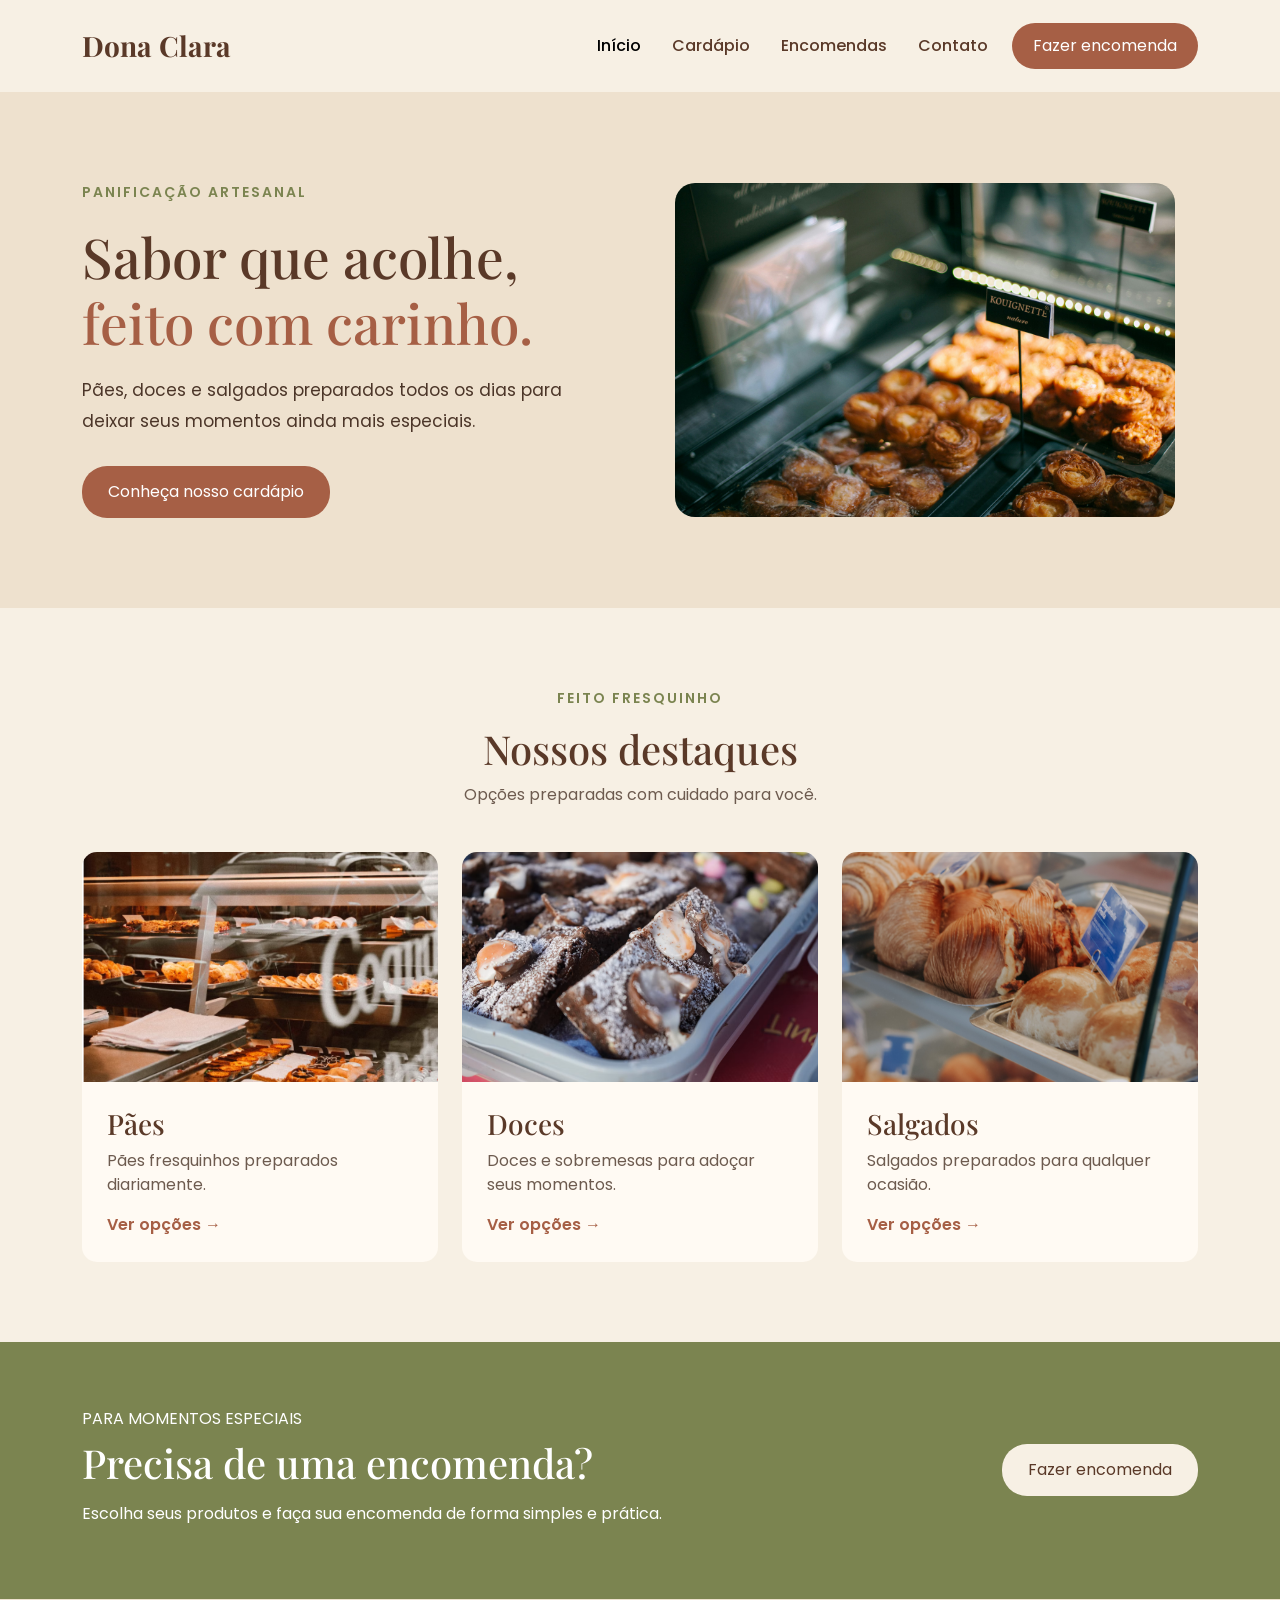
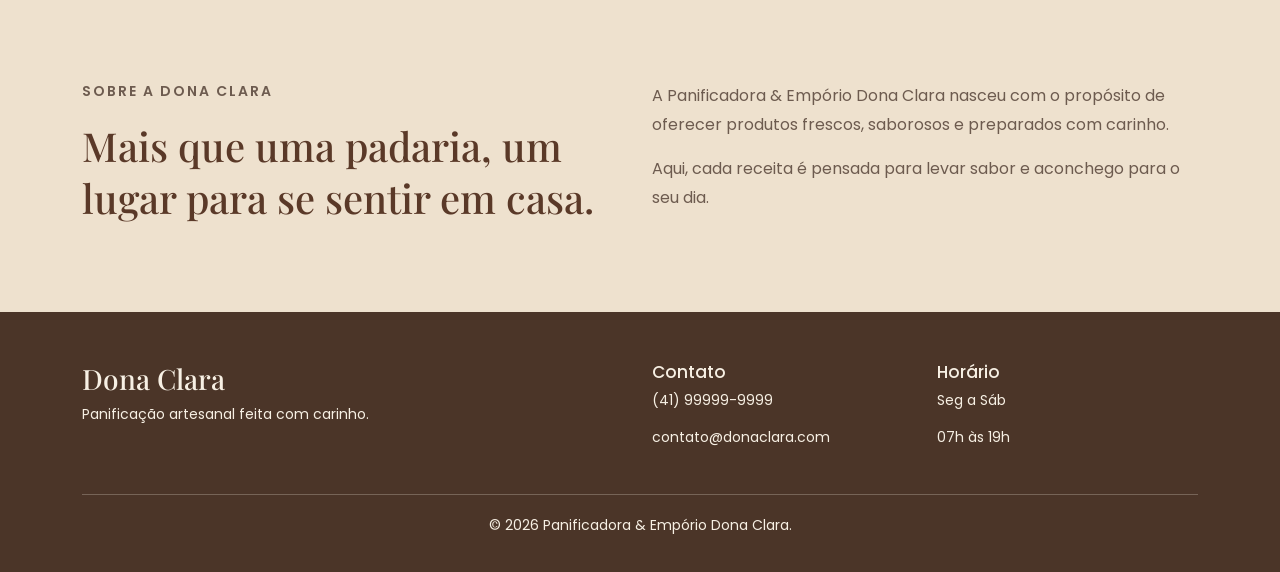
<file: index.html>
<!DOCTYPE html>
<html lang="pt-br">

<head>
    <meta charset="UTF-8">
    <meta name="viewport" content="width=device-width, initial-scale=1.0">

    <title>Panificadora & Empório Dona Clara</title>

    <!-- Bootstrap -->
    <link href="https://cdn.jsdelivr.net/npm/bootstrap@5.3.8/dist/css/bootstrap.min.css" rel="stylesheet">

    <!-- Google Fonts -->
    <link rel="preconnect" href="https://fonts.googleapis.com">
    <link rel="preconnect" href="https://fonts.gstatic.com" crossorigin>

    <link href="https://fonts.googleapis.com/css2?family=Playfair+Display:wght@500;600;700&family=Poppins:wght@300;400;500;600&display=swap" rel="stylesheet">

    <!-- CSS próprio -->
    <link rel="stylesheet" href="css/style.css">
</head>

<body>

    <!-- MENU -->
    <header>
        <nav class="navbar navbar-expand-lg navbar-light">
            <div class="container">

                <a class="navbar-brand" href="index.html">
                    Dona Clara
                </a>

                <button class="navbar-toggler" type="button" data-bs-toggle="collapse"
                    data-bs-target="#menuPrincipal">
                    <span class="navbar-toggler-icon"></span>
                </button>

                <div class="collapse navbar-collapse" id="menuPrincipal">

                    <ul class="navbar-nav ms-auto">

                        <li class="nav-item">
                            <a class="nav-link active" href="index.html">Início</a>
                        </li>

                        <li class="nav-item">
                            <a class="nav-link" href="cardapio.html">Cardápio</a>
                        </li>

                        <li class="nav-item">
                            <a class="nav-link" href="encomendas.html">Encomendas</a>
                        </li>

                        <li class="nav-item">
                            <a class="nav-link" href="contato.html">Contato</a>
                        </li>

                    </ul>

                    <a href="encomendas.html" class="btn btn-encomenda ms-lg-3">
                        Fazer encomenda
                    </a>

                </div>
            </div>
        </nav>
    </header>


    <!-- BANNER PRINCIPAL -->
    <main>

        <section class="hero">

            <div class="container">

                <div class="row align-items-center">

                    <div class="col-lg-6">

                        <p class="hero-subtitulo">
                            PANIFICAÇÃO ARTESANAL
                        </p>

                        <h1>
                            Sabor que acolhe,
                            <span>feito com carinho.</span>
                        </h1>

                        <p class="hero-texto">
                            Pães, doces e salgados preparados todos os dias
                            para deixar seus momentos ainda mais especiais.
                        </p>

                        <a href="cardapio.html" class="btn btn-principal">
                            Conheça nosso cardápio
                        </a>

                    </div>

                    <div class="col-lg-6 text-center">

                        <div class="hero-imagem">
                            <img src="img/pao.jpg"
                                alt="Pães artesanais da Panificadora Dona Clara">
                        </div>

                    </div>

                </div>

            </div>

        </section>


        <!-- DESTAQUES -->
        <section class="destaques">

            <div class="container">

                <div class="text-center titulo-secao">

                    <p>FEITO FRESQUINHO</p>

                    <h2>
                        Nossos destaques
                    </h2>

                    <span>
                        Opções preparadas com cuidado para você.
                    </span>

                </div>


                <div class="row g-4">

                    <div class="col-md-4">

                        <div class="card produto-card">

                            <img src="img/paes.jpg"
                                class="card-img-top"
                                alt="Pães artesanais">

                            <div class="card-body">

                                <h3>Pães</h3>

                                <p>
                                    Pães fresquinhos preparados
                                    diariamente.
                                </p>

                                <a href="cardapio.html">
                                    Ver opções →
                                </a>

                            </div>

                        </div>

                    </div>


                    <div class="col-md-4">

                        <div class="card produto-card">

                            <img src="img/doces.jpg"
                                class="card-img-top"
                                alt="Doces artesanais">

                            <div class="card-body">

                                <h3>Doces</h3>

                                <p>
                                    Doces e sobremesas para
                                    adoçar seus momentos.
                                </p>

                                <a href="cardapio.html">
                                    Ver opções →
                                </a>

                            </div>

                        </div>

                    </div>


                    <div class="col-md-4">

                        <div class="card produto-card">

                            <img src="img/salgados.jpg"
                                class="card-img-top"
                                alt="Salgados artesanais">

                            <div class="card-body">

                                <h3>Salgados</h3>

                                <p>
                                    Salgados preparados para
                                    qualquer ocasião.
                                </p>

                                <a href="cardapio.html">
                                    Ver opções →
                                </a>

                            </div>

                        </div>

                    </div>

                </div>

            </div>

        </section>


        <!-- ENCOMENDAS -->
        <section class="encomendas">

            <div class="container">

                <div class="row align-items-center">

                    <div class="col-lg-8">

                        <p>PARA MOMENTOS ESPECIAIS</p>

                        <h2>
                            Precisa de uma encomenda?
                        </h2>

                        <p>
                            Escolha seus produtos e faça sua encomenda
                            de forma simples e prática.
                        </p>

                    </div>

                    <div class="col-lg-4 text-lg-end">

                        <a href="encomendas.html" class="btn btn-claro">
                            Fazer encomenda
                        </a>

                    </div>

                </div>

            </div>

        </section>


        <!-- SOBRE -->
        <section class="sobre">

            <div class="container">

                <div class="row align-items-center">

                    <div class="col-lg-6">

                        <p class="sobre-subtitulo">
                            SOBRE A DONA CLARA
                        </p>

                        <h2>
                            Mais que uma padaria,
                            um lugar para se sentir em casa.
                        </h2>

                    </div>

                    <div class="col-lg-6">

                        <p>
                            A Panificadora & Empório Dona Clara nasceu
                            com o propósito de oferecer produtos frescos,
                            saborosos e preparados com carinho.
                        </p>

                        <p>
                            Aqui, cada receita é pensada para levar
                            sabor e aconchego para o seu dia.
                        </p>

                    </div>

                </div>

            </div>

        </section>

    </main>


    <!-- RODAPÉ -->
    <footer>

        <div class="container">

            <div class="row">

                <div class="col-md-6">

                    <h3>Dona Clara</h3>

                    <p>
                        Panificação artesanal feita com carinho.
                    </p>

                </div>

                <div class="col-md-3">

                    <h4>Contato</h4>

                    <p>(41) 99999-9999</p>
                    <p>contato@donaclara.com</p>

                </div>

                <div class="col-md-3">

                    <h4>Horário</h4>

                    <p>Seg a Sáb</p>
                    <p>07h às 19h</p>

                </div>

            </div>

            <hr>

            <p class="copyright">
                © 2026 Panificadora & Empório Dona Clara.
            </p>

        </div>

    </footer>


    <!-- Bootstrap JavaScript -->
    <script src="https://cdn.jsdelivr.net/npm/bootstrap@5.3.8/dist/js/bootstrap.bundle.min.js"></script>

</body>

</html>
</file>
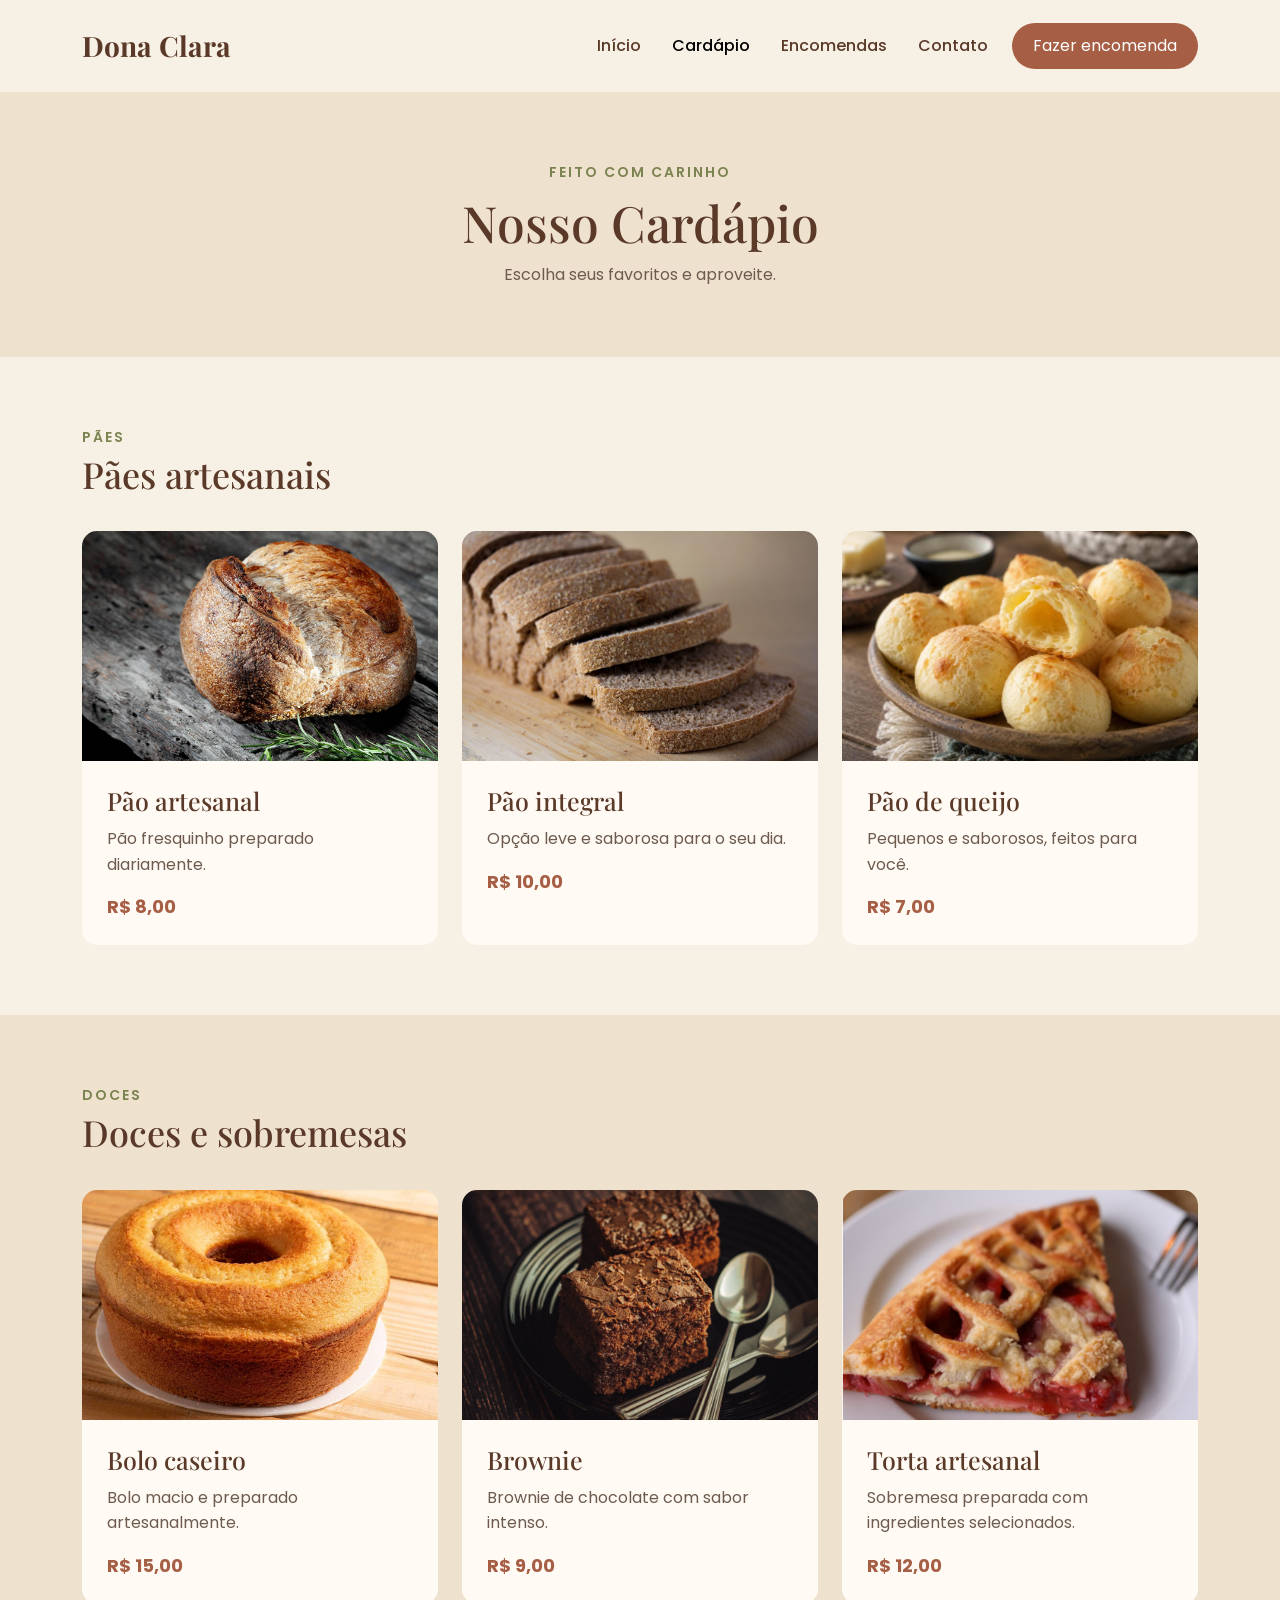
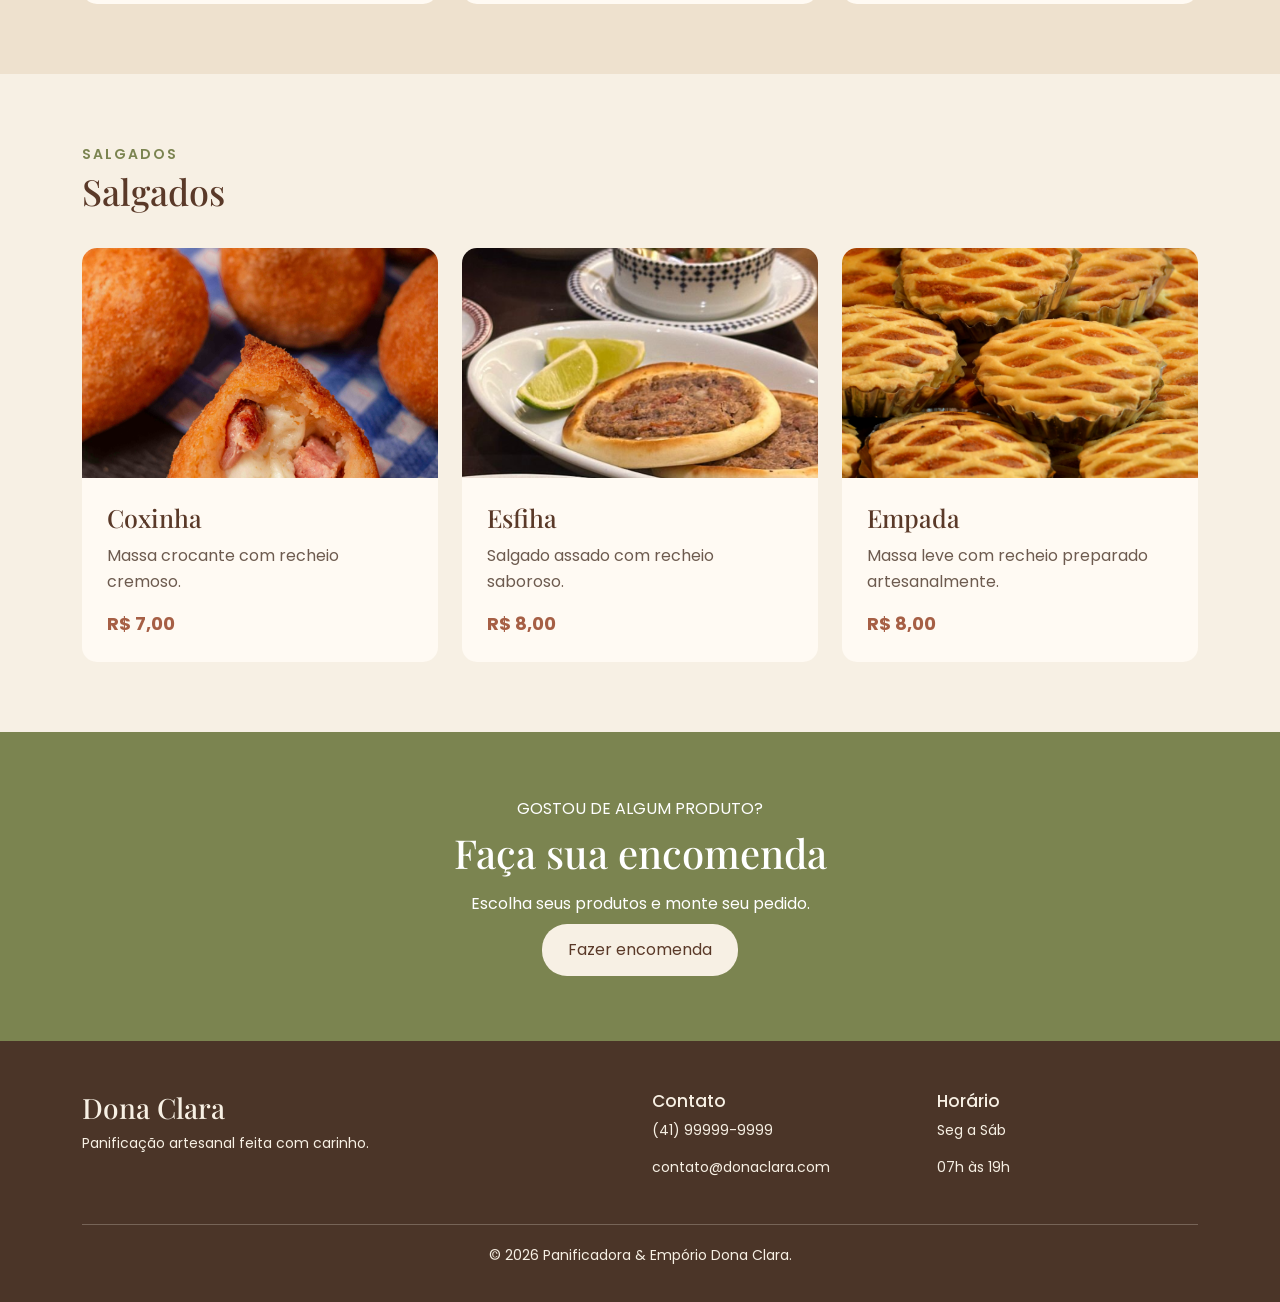
<file: cardapio.html>
<!DOCTYPE html>
<html lang="pt-br">

<head>
    <meta charset="UTF-8">
    <meta name="viewport" content="width=device-width, initial-scale=1.0">

    <title>Cardápio | Dona Clara</title>

    <!-- Bootstrap -->
    <link href="https://cdn.jsdelivr.net/npm/bootstrap@5.3.8/dist/css/bootstrap.min.css" rel="stylesheet">

    <!-- Google Fonts -->
    <link rel="preconnect" href="https://fonts.googleapis.com">
    <link rel="preconnect" href="https://fonts.gstatic.com" crossorigin>

    <link href="https://fonts.googleapis.com/css2?family=Playfair+Display:wght@500;600;700&family=Poppins:wght@300;400;500;600&display=swap" rel="stylesheet">

    <!-- CSS -->
    <link rel="stylesheet" href="css/style.css">
</head>

<body>

    <!-- MENU -->
    <header>

        <nav class="navbar navbar-expand-lg navbar-light">

            <div class="container">

                <a class="navbar-brand" href="index.html">
                    Dona Clara
                </a>

                <button class="navbar-toggler" type="button"
                    data-bs-toggle="collapse"
                    data-bs-target="#menuPrincipal">

                    <span class="navbar-toggler-icon"></span>

                </button>

                <div class="collapse navbar-collapse" id="menuPrincipal">

                    <ul class="navbar-nav ms-auto">

                        <li class="nav-item">
                            <a class="nav-link" href="index.html">
                                Início
                            </a>
                        </li>

                        <li class="nav-item">
                            <a class="nav-link active" href="cardapio.html">
                                Cardápio
                            </a>
                        </li>

                        <li class="nav-item">
                            <a class="nav-link" href="encomendas.html">
                                Encomendas
                            </a>
                        </li>

                        <li class="nav-item">
                            <a class="nav-link" href="contato.html">
                                Contato
                            </a>
                        </li>

                    </ul>

                    <a href="encomendas.html"
                        class="btn btn-encomenda ms-lg-3">

                        Fazer encomenda

                    </a>

                </div>

            </div>

        </nav>

    </header>


    <!-- CABEÇALHO DO CARDÁPIO -->

    <main>

        <section class="cabecalho-cardapio">

            <div class="container text-center">

                <p>FEITO COM CARINHO</p>

                <h1>
                    Nosso Cardápio
                </h1>

                <span>
                    Escolha seus favoritos e aproveite.
                </span>

            </div>

        </section>


        <!-- PÃES -->

        <section class="produtos">

            <div class="container">

                <div class="titulo-produtos">

                    <p>PÃES</p>

                    <h2>
                        Pães artesanais
                    </h2>

                </div>


                <div class="row g-4">

                    <div class="col-md-4">

                        <div class="produto">

                            <img src="img/pao-artesanal.jpg" alt="Pães artesanais">

                            <div class="produto-info">

                                <h3>
                                    Pão artesanal
                                </h3>

                                <p>
                                    Pão fresquinho preparado
                                    diariamente.
                                </p>

                                <strong>
                                    R$ 8,00
                                </strong>

                            </div>

                        </div>

                    </div>


                    <div class="col-md-4">

                        <div class="produto">

                            <img src="img/pao-integral.jpg" alt="Pão integral">

                            <div class="produto-info">

                                <h3>
                                    Pão integral
                                </h3>

                                <p>
                                    Opção leve e saborosa
                                    para o seu dia.
                                </p>

                                <strong>
                                    R$ 10,00
                                </strong>

                            </div>

                        </div>

                    </div>


                    <div class="col-md-4">

                        <div class="produto">

                            <img src="img/pao-queijo.jpg" alt="Pão de queijo">

                            <div class="produto-info">

                                <h3>
                                    Pão de queijo
                                </h3>

                                <p>
                                    Pequenos e saborosos,
                                    feitos para você.
                                </p>

                                <strong>
                                    R$ 7,00
                                </strong>

                            </div>

                        </div>

                    </div>

                </div>

            </div>

        </section>


        <!-- DOCES -->

        <section class="produtos produtos-alternativo">

            <div class="container">

                <div class="titulo-produtos">

                    <p>DOCES</p>

                    <h2>
                        Doces e sobremesas
                    </h2>

                </div>


                <div class="row g-4">

                    <div class="col-md-4">

                        <div class="produto">

                            <img src="img/bolo-caseiro.jpg" alt="Bolo caseiro">

                            <div class="produto-info">

                                <h3>
                                    Bolo caseiro
                                </h3>

                                <p>
                                    Bolo macio e preparado
                                    artesanalmente.
                                </p>

                                <strong>
                                    R$ 15,00
                                </strong>

                            </div>

                        </div>

                    </div>


                    <div class="col-md-4">

                        <div class="produto">

                            <img src="img/brownie.jpg" alt="Brownie">

                            <div class="produto-info">

                                <h3>
                                    Brownie
                                </h3>

                                <p>
                                    Brownie de chocolate
                                    com sabor intenso.
                                </p>

                                <strong>
                                    R$ 9,00
                                </strong>

                            </div>

                        </div>

                    </div>


                    <div class="col-md-4">

                        <div class="produto">

                            <img src="img/torta.jpg" alt="Torta">

                            <div class="produto-info">

                                <h3>
                                    Torta artesanal
                                </h3>

                                <p>
                                    Sobremesa preparada
                                    com ingredientes selecionados.
                                </p>

                                <strong>
                                    R$ 12,00
                                </strong>

                            </div>

                        </div>

                    </div>

                </div>

            </div>

        </section>


        <!-- SALGADOS -->

        <section class="produtos">

            <div class="container">

                <div class="titulo-produtos">

                    <p>SALGADOS</p>

                    <h2>
                        Salgados
                    </h2>

                </div>


                <div class="row g-4">

                    <div class="col-md-4">

                        <div class="produto">

                           <img src="img/coxinha.jpg" alt="Coxinha">

                            <div class="produto-info">

                                <h3>
                                    Coxinha
                                </h3>

                                <p>
                                    Massa crocante com recheio
                                    cremoso.
                                </p>

                                <strong>
                                    R$ 7,00
                                </strong>

                            </div>

                        </div>

                    </div>


                    <div class="col-md-4">

                        <div class="produto">

                            <img src="img/esfiha.jpg" alt="Esfiha">

                            <div class="produto-info">

                                <h3>
                                    Esfiha
                                </h3>

                                <p>
                                    Salgado assado com
                                    recheio saboroso.
                                </p>

                                <strong>
                                    R$ 8,00
                                </strong>

                            </div>

                        </div>

                    </div>


                    <div class="col-md-4">

                        <div class="produto">

                            <img src="img/empada.jpg" alt="Empada">

                            <div class="produto-info">

                                <h3>
                                    Empada
                                </h3>

                                <p>
                                    Massa leve com recheio
                                    preparado artesanalmente.
                                </p>

                                <strong>
                                    R$ 8,00
                                </strong>

                            </div>

                        </div>

                    </div>

                </div>

            </div>

        </section>


        <!-- CHAMADA PARA ENCOMENDA -->

        <section class="encomendas">

            <div class="container text-center">

                <p>
                    GOSTOU DE ALGUM PRODUTO?
                </p>

                <h2>
                    Faça sua encomenda
                </h2>

                <p>
                    Escolha seus produtos e monte seu pedido.
                </p>

                <a href="encomendas.html"
                    class="btn btn-claro">

                    Fazer encomenda

                </a>

            </div>

        </section>

    </main>


    <!-- RODAPÉ -->

    <footer>

        <div class="container">

            <div class="row">

                <div class="col-md-6">

                    <h3>
                        Dona Clara
                    </h3>

                    <p>
                        Panificação artesanal feita com carinho.
                    </p>

                </div>


                <div class="col-md-3">

                    <h4>
                        Contato
                    </h4>

                    <p>
                        (41) 99999-9999
                    </p>

                    <p>
                        contato@donaclara.com
                    </p>

                </div>


                <div class="col-md-3">

                    <h4>
                        Horário
                    </h4>

                    <p>
                        Seg a Sáb
                    </p>

                    <p>
                        07h às 19h
                    </p>

                </div>

            </div>

            <hr>

            <p class="copyright">
                © 2026 Panificadora & Empório Dona Clara.
            </p>

        </div>

    </footer>


    <!-- Bootstrap JavaScript -->

    <script src="https://cdn.jsdelivr.net/npm/bootstrap@5.3.8/dist/js/bootstrap.bundle.min.js"></script>

</body>

</html>
</file>
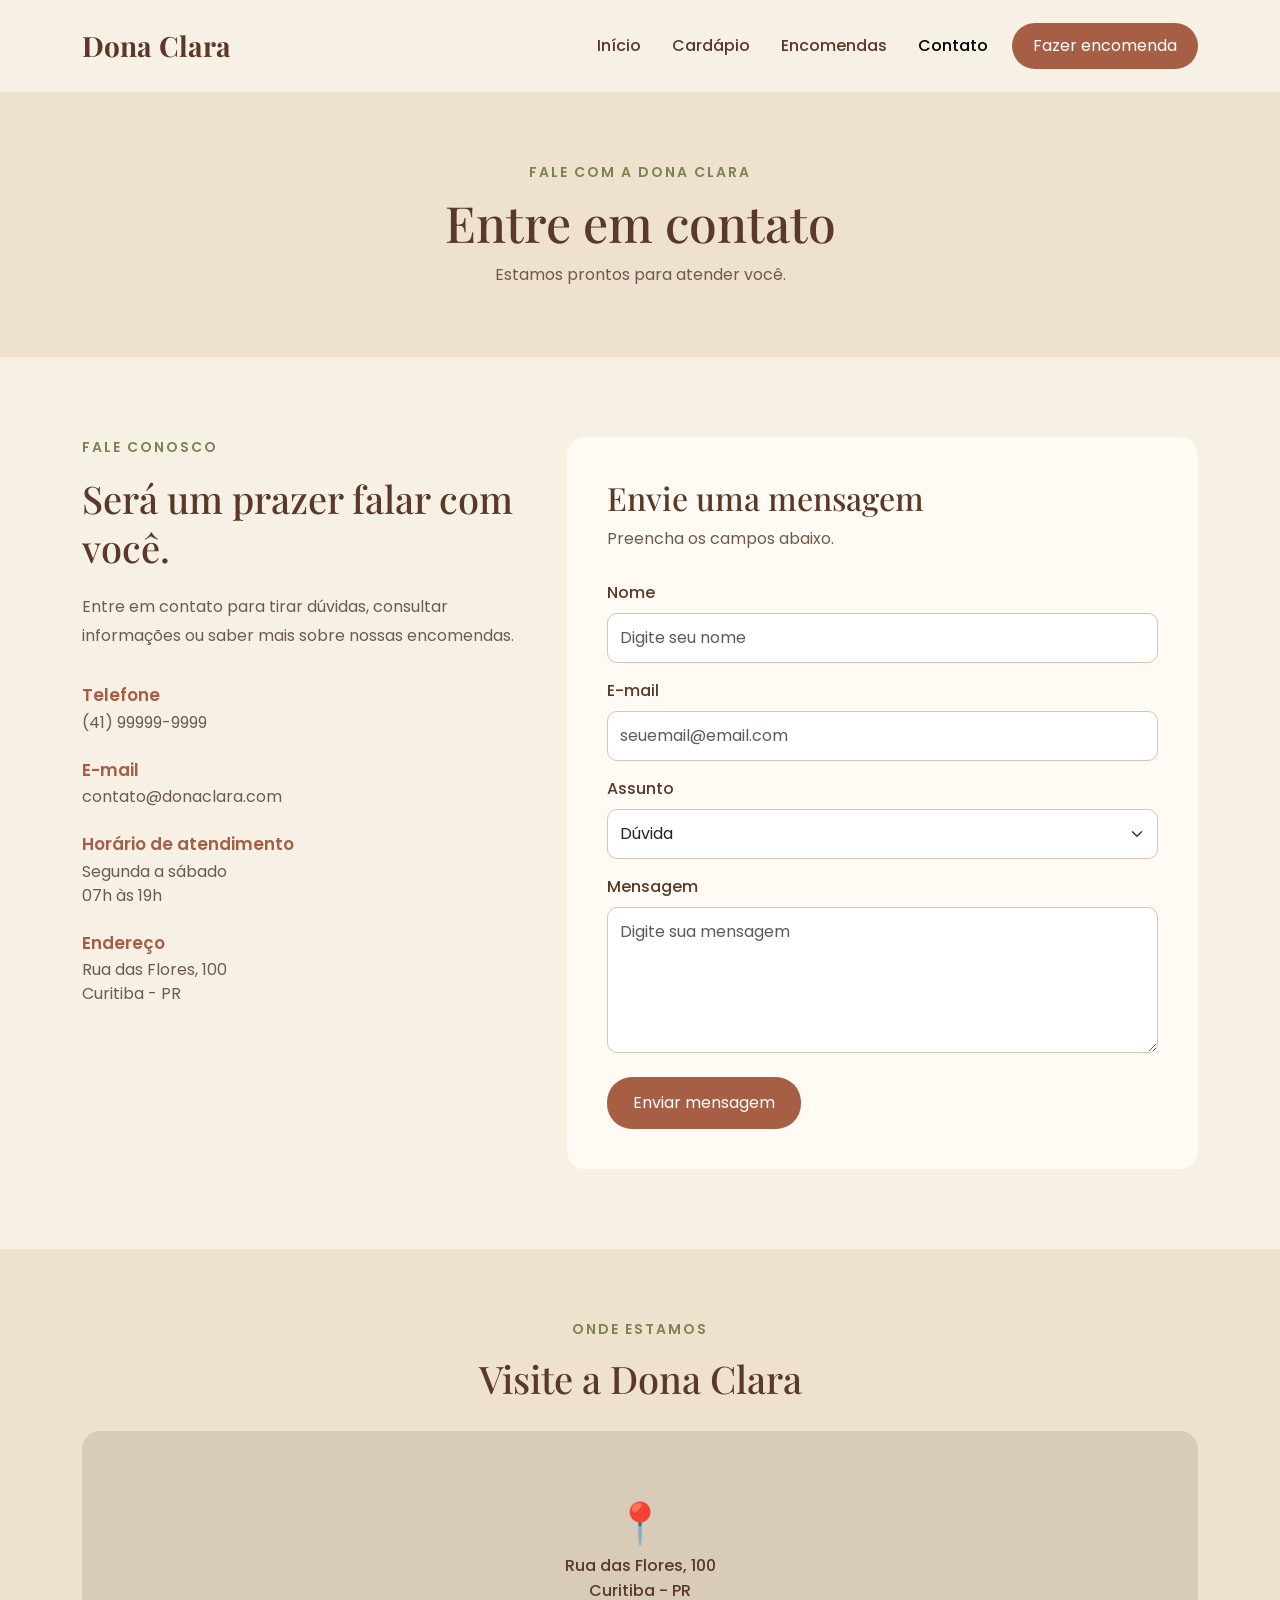
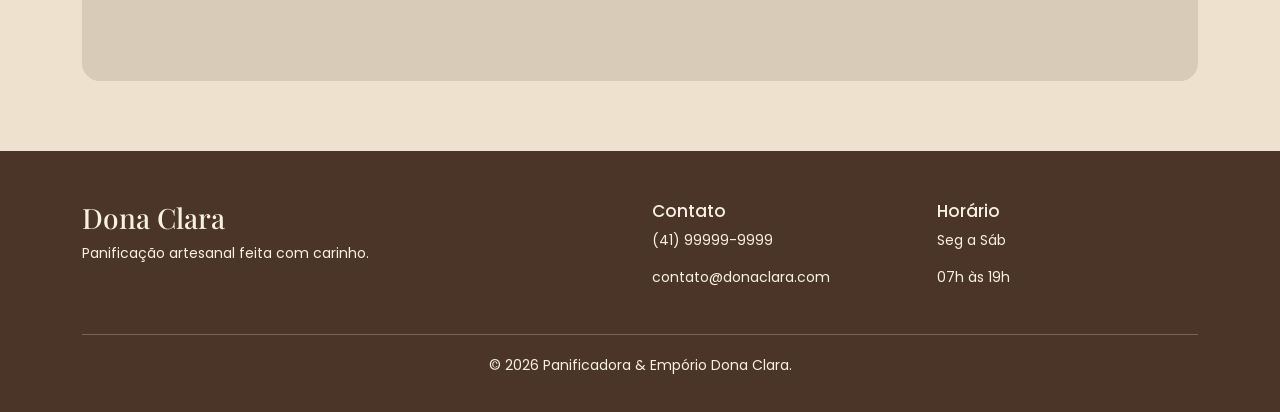
<file: contato.html>
<!DOCTYPE html>
<html lang="pt-br">

<head>
    <meta charset="UTF-8">
    <meta name="viewport" content="width=device-width, initial-scale=1.0">

    <title>Contato | Dona Clara</title>

    <!-- Bootstrap -->
    <link href="https://cdn.jsdelivr.net/npm/bootstrap@5.3.8/dist/css/bootstrap.min.css" rel="stylesheet">

    <!-- Google Fonts -->
    <link rel="preconnect" href="https://fonts.googleapis.com">
    <link rel="preconnect" href="https://fonts.gstatic.com" crossorigin>

    <link href="https://fonts.googleapis.com/css2?family=Playfair+Display:wght@500;600;700&family=Poppins:wght@300;400;500;600&display=swap" rel="stylesheet">

    <!-- CSS -->
    <link rel="stylesheet" href="css/style.css">
</head>

<body>

    <!-- MENU -->

    <header>

        <nav class="navbar navbar-expand-lg navbar-light">

            <div class="container">

                <a class="navbar-brand" href="index.html">
                    Dona Clara
                </a>

                <button class="navbar-toggler" type="button"
                    data-bs-toggle="collapse"
                    data-bs-target="#menuPrincipal">

                    <span class="navbar-toggler-icon"></span>

                </button>

                <div class="collapse navbar-collapse" id="menuPrincipal">

                    <ul class="navbar-nav ms-auto">

                        <li class="nav-item">
                            <a class="nav-link" href="index.html">
                                Início
                            </a>
                        </li>

                        <li class="nav-item">
                            <a class="nav-link" href="cardapio.html">
                                Cardápio
                            </a>
                        </li>

                        <li class="nav-item">
                            <a class="nav-link" href="encomendas.html">
                                Encomendas
                            </a>
                        </li>

                        <li class="nav-item">
                            <a class="nav-link active" href="contato.html">
                                Contato
                            </a>
                        </li>

                    </ul>

                    <a href="encomendas.html"
                        class="btn btn-encomenda ms-lg-3">

                        Fazer encomenda

                    </a>

                </div>

            </div>

        </nav>

    </header>


    <!-- CONTEÚDO -->

    <main>

        <!-- CABEÇALHO -->

        <section class="cabecalho-contato">

            <div class="container text-center">

                <p>FALE COM A DONA CLARA</p>

                <h1>
                    Entre em contato
                </h1>

                <span>
                    Estamos prontos para atender você.
                </span>

            </div>

        </section>


        <!-- INFORMAÇÕES -->

        <section class="contato-conteudo">

            <div class="container">

                <div class="row g-5 align-items-start">

                    <!-- INFORMAÇÕES -->

                    <div class="col-lg-5">

                        <p class="contato-subtitulo">
                            FALE CONOSCO
                        </p>

                        <h2>
                            Será um prazer falar com você.
                        </h2>

                        <p class="contato-texto">
                            Entre em contato para tirar dúvidas,
                            consultar informações ou saber mais
                            sobre nossas encomendas.
                        </p>


                        <div class="informacao">

                            <h3>
                                Telefone
                            </h3>

                            <p>
                                (41) 99999-9999
                            </p>

                        </div>


                        <div class="informacao">

                            <h3>
                                E-mail
                            </h3>

                            <p>
                                contato@donaclara.com
                            </p>

                        </div>


                        <div class="informacao">

                            <h3>
                                Horário de atendimento
                            </h3>

                            <p>
                                Segunda a sábado
                                <br>
                                07h às 19h
                            </p>

                        </div>


                        <div class="informacao">

                            <h3>
                                Endereço
                            </h3>

                            <p>
                                Rua das Flores, 100
                                <br>
                                Curitiba - PR
                            </p>

                        </div>

                    </div>


                    <!-- FORMULÁRIO -->

                    <div class="col-lg-7">

                        <div class="contato-formulario">

                            <h2>
                                Envie uma mensagem
                            </h2>

                            <p>
                                Preencha os campos abaixo.
                            </p>


                            <form>

                                <div class="mb-3">

                                    <label for="nomeContato"
                                        class="form-label">

                                        Nome

                                    </label>

                                    <input type="text"
                                        class="form-control"
                                        id="nomeContato"
                                        placeholder="Digite seu nome"
                                        required>

                                </div>


                                <div class="mb-3">

                                    <label for="emailContato"
                                        class="form-label">

                                        E-mail

                                    </label>

                                    <input type="email"
                                        class="form-control"
                                        id="emailContato"
                                        placeholder="seuemail@email.com"
                                        required>

                                </div>


                                <div class="mb-3">

                                    <label for="assunto"
                                        class="form-label">

                                        Assunto

                                    </label>

                                    <select class="form-select"
                                        id="assunto">

                                        <option>
                                            Dúvida
                                        </option>

                                        <option>
                                            Encomenda
                                        </option>

                                        <option>
                                            Sugestão
                                        </option>

                                        <option>
                                            Outro
                                        </option>

                                    </select>

                                </div>


                                <div class="mb-4">

                                    <label for="mensagem"
                                        class="form-label">

                                        Mensagem

                                    </label>

                                    <textarea
                                        class="form-control"
                                        id="mensagem"
                                        rows="5"
                                        placeholder="Digite sua mensagem"
                                        required></textarea>

                                </div>


                                <button type="submit"
                                    class="btn btn-principal">

                                    Enviar mensagem

                                </button>

                            </form>

                        </div>

                    </div>

                </div>

            </div>

        </section>


        <!-- LOCALIZAÇÃO -->

        <section class="localizacao">

            <div class="container text-center">

                <p>
                    ONDE ESTAMOS
                </p>

                <h2>
                    Visite a Dona Clara
                </h2>

                <div class="mapa">

                    <div>

                        <span>
                            📍
                        </span>

                        <p>
                            Rua das Flores, 100
                            <br>
                            Curitiba - PR
                        </p>

                    </div>

                </div>

            </div>

        </section>

    </main>


    <!-- RODAPÉ -->

    <footer>

        <div class="container">

            <div class="row">

                <div class="col-md-6">

                    <h3>
                        Dona Clara
                    </h3>

                    <p>
                        Panificação artesanal feita com carinho.
                    </p>

                </div>


                <div class="col-md-3">

                    <h4>
                        Contato
                    </h4>

                    <p>
                        (41) 99999-9999
                    </p>

                    <p>
                        contato@donaclara.com
                    </p>

                </div>


                <div class="col-md-3">

                    <h4>
                        Horário
                    </h4>

                    <p>
                        Seg a Sáb
                    </p>

                    <p>
                        07h às 19h
                    </p>

                </div>

            </div>

            <hr>

            <p class="copyright">
                © 2026 Panificadora & Empório Dona Clara.
            </p>

        </div>

    </footer>


    <!-- Bootstrap JavaScript -->

    <script src="https://cdn.jsdelivr.net/npm/bootstrap@5.3.8/dist/js/bootstrap.bundle.min.js"></script>

</body>

</html>
</file>
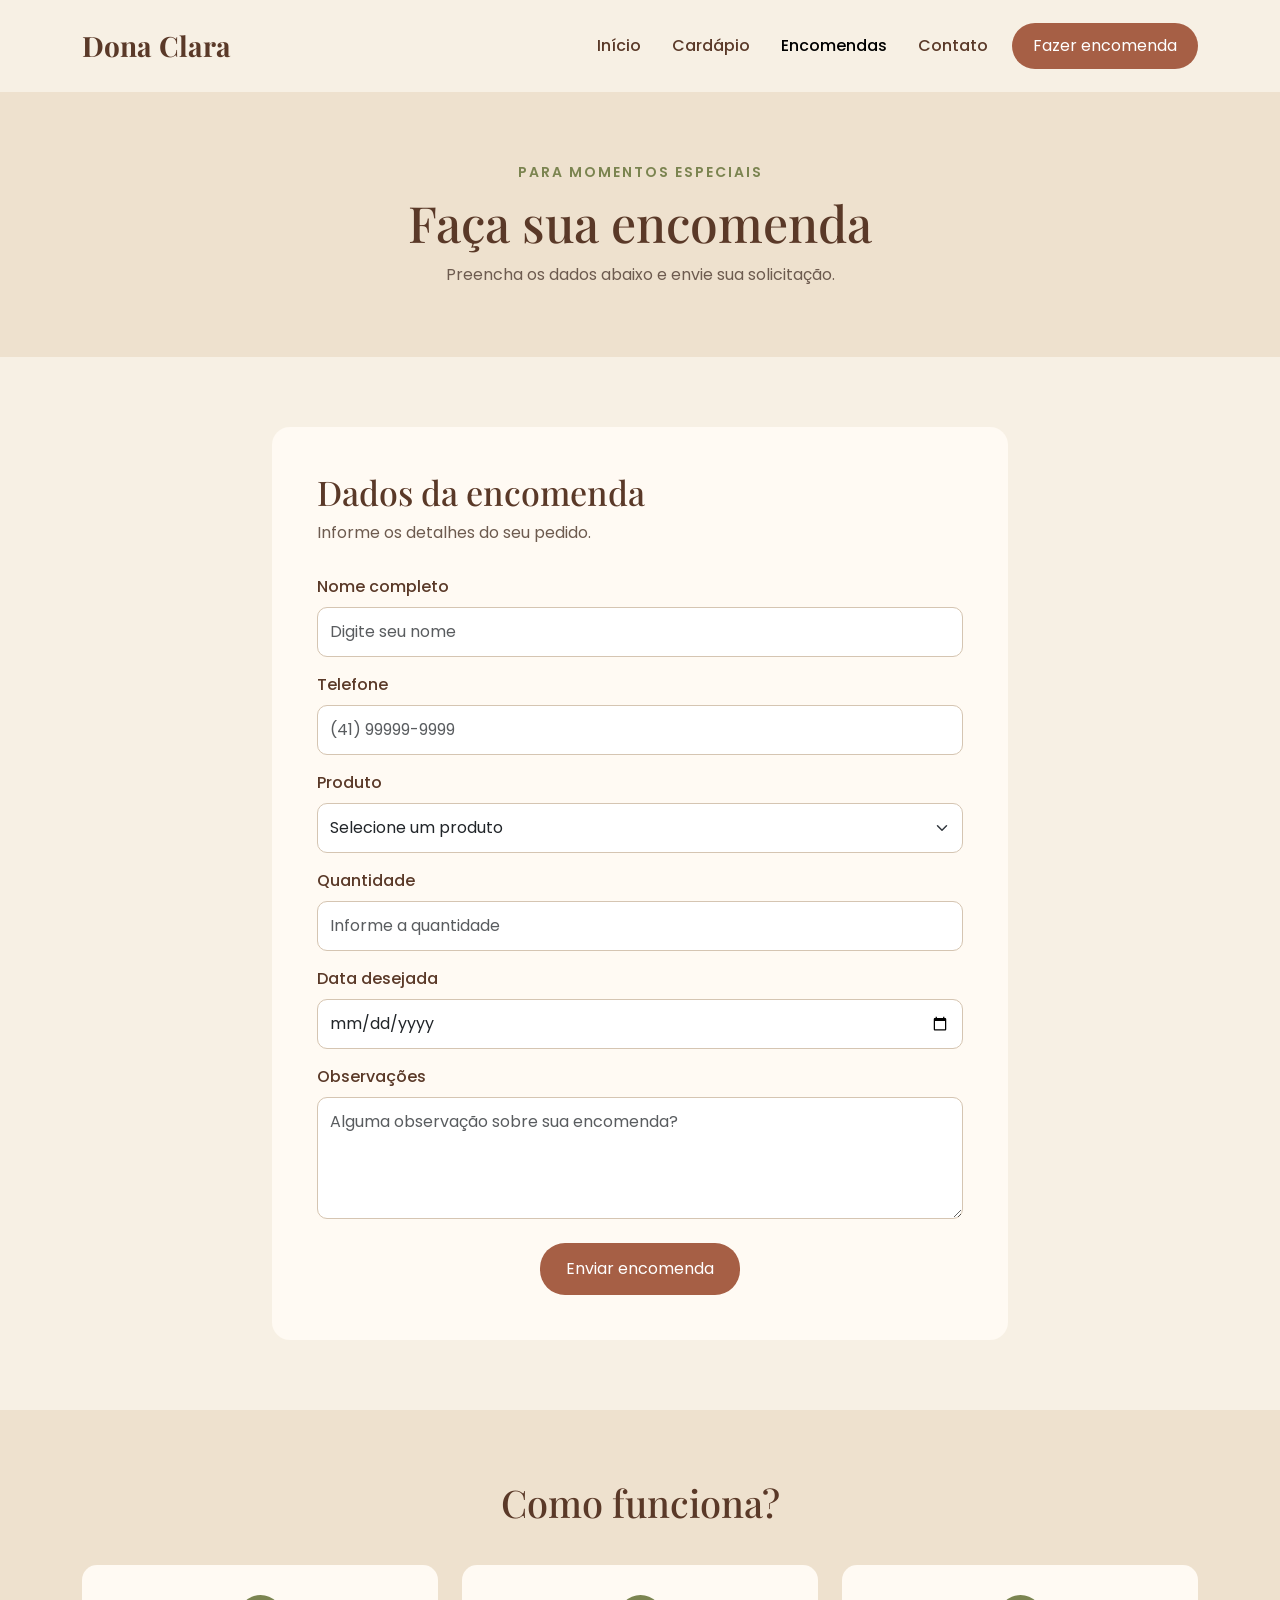
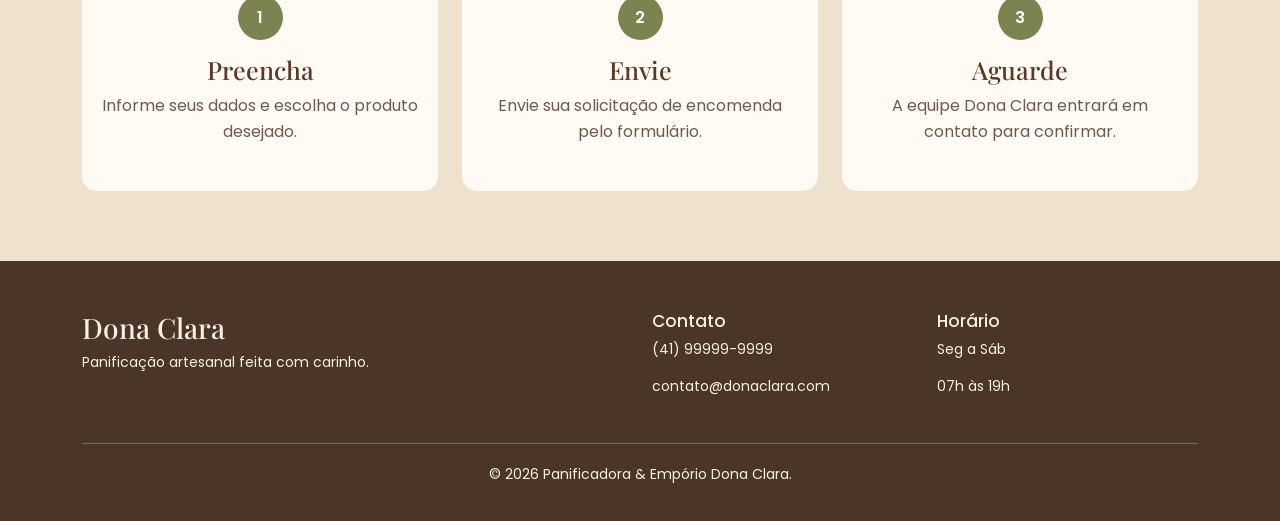
<file: encomendas.html>
<!DOCTYPE html>
<html lang="pt-br">

<head>
    <meta charset="UTF-8">
    <meta name="viewport" content="width=device-width, initial-scale=1.0">

    <title>Encomendas | Dona Clara</title>

    <!-- Bootstrap -->
    <link href="https://cdn.jsdelivr.net/npm/bootstrap@5.3.8/dist/css/bootstrap.min.css" rel="stylesheet">

    <!-- Google Fonts -->
    <link rel="preconnect" href="https://fonts.googleapis.com">
    <link rel="preconnect" href="https://fonts.gstatic.com" crossorigin>

    <link href="https://fonts.googleapis.com/css2?family=Playfair+Display:wght@500;600;700&family=Poppins:wght@300;400;500;600&display=swap" rel="stylesheet">

    <!-- CSS -->
    <link rel="stylesheet" href="css/style.css">
</head>

<body>

    <!-- MENU -->
    <header>

        <nav class="navbar navbar-expand-lg navbar-light">

            <div class="container">

                <a class="navbar-brand" href="index.html">
                    Dona Clara
                </a>

                <button class="navbar-toggler" type="button"
                    data-bs-toggle="collapse"
                    data-bs-target="#menuPrincipal">

                    <span class="navbar-toggler-icon"></span>

                </button>

                <div class="collapse navbar-collapse" id="menuPrincipal">

                    <ul class="navbar-nav ms-auto">

                        <li class="nav-item">
                            <a class="nav-link" href="index.html">
                                Início
                            </a>
                        </li>

                        <li class="nav-item">
                            <a class="nav-link" href="cardapio.html">
                                Cardápio
                            </a>
                        </li>

                        <li class="nav-item">
                            <a class="nav-link active" href="encomendas.html">
                                Encomendas
                            </a>
                        </li>

                        <li class="nav-item">
                            <a class="nav-link" href="contato.html">
                                Contato
                            </a>
                        </li>

                    </ul>

                    <a href="encomendas.html"
                        class="btn btn-encomenda ms-lg-3">

                        Fazer encomenda

                    </a>

                </div>

            </div>

        </nav>

    </header>


    <!-- CONTEÚDO -->

    <main>

        <!-- CABEÇALHO -->

        <section class="cabecalho-encomendas">

            <div class="container text-center">

                <p>PARA MOMENTOS ESPECIAIS</p>

                <h1>
                    Faça sua encomenda
                </h1>

                <span>
                    Preencha os dados abaixo e envie sua solicitação.
                </span>

            </div>

        </section>


        <!-- FORMULÁRIO -->

        <section class="formulario-encomenda">

            <div class="container">

                <div class="row justify-content-center">

                    <div class="col-lg-8">

                        <div class="formulario-card">

                            <h2>
                                Dados da encomenda
                            </h2>

                            <p class="descricao-formulario">
                                Informe os detalhes do seu pedido.
                            </p>


                            <form>


                                <!-- NOME -->

                                <div class="mb-3">

                                    <label for="nome" class="form-label">
                                        Nome completo
                                    </label>

                                    <input type="text"
                                        class="form-control"
                                        id="nome"
                                        placeholder="Digite seu nome"
                                        required>

                                </div>


                                <!-- TELEFONE -->

                                <div class="mb-3">

                                    <label for="telefone" class="form-label">
                                        Telefone
                                    </label>

                                    <input type="tel"
                                        class="form-control"
                                        id="telefone"
                                        placeholder="(41) 99999-9999"
                                        required>

                                </div>


                                <!-- PRODUTO -->

                                <div class="mb-3">

                                    <label for="produto" class="form-label">
                                        Produto
                                    </label>

                                    <select class="form-select"
                                        id="produto"
                                        required>

                                        <option value="">
                                            Selecione um produto
                                        </option>

                                        <option>
                                            Pão artesanal
                                        </option>

                                        <option>
                                            Pão integral
                                        </option>

                                        <option>
                                            Pão de queijo
                                        </option>

                                        <option>
                                            Bolo caseiro
                                        </option>

                                        <option>
                                            Brownie
                                        </option>

                                        <option>
                                            Torta artesanal
                                        </option>

                                        <option>
                                            Coxinha
                                        </option>

                                        <option>
                                            Esfiha
                                        </option>

                                        <option>
                                            Empada
                                        </option>

                                    </select>

                                </div>


                                <!-- QUANTIDADE -->

                                <div class="mb-3">

                                    <label for="quantidade" class="form-label">
                                        Quantidade
                                    </label>

                                    <input type="number"
                                        class="form-control"
                                        id="quantidade"
                                        min="1"
                                        placeholder="Informe a quantidade"
                                        required>

                                </div>


                                <!-- DATA -->

                                <div class="mb-3">

                                    <label for="data" class="form-label">
                                        Data desejada
                                    </label>

                                    <input type="date"
                                        class="form-control"
                                        id="data"
                                        required>

                                </div>


                                <!-- OBSERVAÇÕES -->

                                <div class="mb-4">

                                    <label for="observacoes" class="form-label">
                                        Observações
                                    </label>

                                    <textarea
                                        class="form-control"
                                        id="observacoes"
                                        rows="4"
                                        placeholder="Alguma observação sobre sua encomenda?"></textarea>

                                </div>


                                <!-- BOTÃO -->

                                <div class="text-center">

                                    <button type="submit"
                                        class="btn btn-principal">

                                        Enviar encomenda

                                    </button>

                                </div>

                            </form>

                        </div>

                    </div>

                </div>

            </div>

        </section>


        <!-- INFORMAÇÃO -->

        <section class="informacao-encomenda">

            <div class="container text-center">

                <h2>
                    Como funciona?
                </h2>

                <div class="row g-4 mt-3">

                    <div class="col-md-4">

                        <div class="passo">

                            <span>1</span>

                            <h3>
                                Preencha
                            </h3>

                            <p>
                                Informe seus dados e escolha
                                o produto desejado.
                            </p>

                        </div>

                    </div>


                    <div class="col-md-4">

                        <div class="passo">

                            <span>2</span>

                            <h3>
                                Envie
                            </h3>

                            <p>
                                Envie sua solicitação de encomenda
                                pelo formulário.
                            </p>

                        </div>

                    </div>


                    <div class="col-md-4">

                        <div class="passo">

                            <span>3</span>

                            <h3>
                                Aguarde
                            </h3>

                            <p>
                                A equipe Dona Clara entrará em
                                contato para confirmar.
                            </p>

                        </div>

                    </div>

                </div>

            </div>

        </section>

    </main>


    <!-- RODAPÉ -->

    <footer>

        <div class="container">

            <div class="row">

                <div class="col-md-6">

                    <h3>
                        Dona Clara
                    </h3>

                    <p>
                        Panificação artesanal feita com carinho.
                    </p>

                </div>


                <div class="col-md-3">

                    <h4>
                        Contato
                    </h4>

                    <p>
                        (41) 99999-9999
                    </p>

                    <p>
                        contato@donaclara.com
                    </p>

                </div>


                <div class="col-md-3">

                    <h4>
                        Horário
                    </h4>

                    <p>
                        Seg a Sáb
                    </p>

                    <p>
                        07h às 19h
                    </p>

                </div>

            </div>

            <hr>

            <p class="copyright">
                © 2026 Panificadora & Empório Dona Clara.
            </p>

        </div>

    </footer>


    <!-- Bootstrap JavaScript -->

    <script src="https://cdn.jsdelivr.net/npm/bootstrap@5.3.8/dist/js/bootstrap.bundle.min.js"></script>

</body>

</html>
</file>
<file: css/style.css>
/* CONFIGURAÇÕES GERAIS */

body {
    margin: 0;
    font-family: 'Poppins', sans-serif;
    color: #4b3528;
    background-color: #f7f0e4;
}

h1,
h2,
h3,
.navbar-brand {
    font-family: 'Playfair Display', serif;
}

a {
    text-decoration: none;
}


/* MENU */

.navbar {
    background-color: #f7f0e4;
    padding: 20px 0;
}

.navbar-brand {
    color: #5a3928;
    font-size: 28px;
    font-weight: 700;
}

.nav-link {
    color: #5a3928;
    margin-left: 15px;
    font-weight: 500;
}

.nav-link:hover {
    color: #a65f45;
}

.btn-encomenda {
    background-color: #a65f45;
    color: white;
    border-radius: 25px;
    padding: 10px 20px;
}

.btn-encomenda:hover {
    background-color: #7d4937;
    color: white;
}


/* HERO */

.hero {
    background-color: #eee1ce;
    padding: 90px 0;
}

.hero-subtitulo {
    color: #7b8450;
    font-size: 14px;
    font-weight: 600;
    letter-spacing: 2px;
}

.hero h1 {
    font-size: 55px;
    color: #5a3928;
    margin: 20px 0;
}

.hero h1 span {
    color: #a65f45;
}

.hero-texto {
    font-size: 17px;
    line-height: 1.8;
    max-width: 520px;
    margin-bottom: 30px;
}

.btn-principal {
    background-color: #a65f45;
    color: white;
    padding: 13px 25px;
    border-radius: 25px;
}

.btn-principal:hover {
    background-color: #7d4937;
    color: white;
}

.hero-imagem img {
    width: 100%;
    max-width: 500px;
    border-radius: 20px;
}


/* DESTAQUES */

.destaques {
    padding: 80px 0;
    background-color: #f7f0e4;
}

.titulo-secao {
    margin-bottom: 45px;
}

.titulo-secao p,
.sobre-subtitulo {
    color: #7b8450;
    font-size: 14px;
    font-weight: 600;
    letter-spacing: 2px;
}

.titulo-secao h2 {
    color: #5a3928;
    font-size: 40px;
    margin: 10px 0;
}

.titulo-secao span {
    color: #6d5b4f;
}


/* CARDS */

.produto-card {
    border: none;
    background-color: #fffaf3;
    border-radius: 15px;
    overflow: hidden;
    height: 100%;
}

.produto-card img {
    height: 230px;
    object-fit: cover;
}

.produto-card .card-body {
    padding: 25px;
}

.produto-card h3 {
    color: #5a3928;
    font-size: 28px;
}

.produto-card p {
    color: #6d5b4f;
}

.produto-card a {
    color: #a65f45;
    font-weight: 600;
}


/* ENCOMENDAS */

.encomendas {
    background-color: #7b8450;
    color: white;
    padding: 65px 0;
}

.encomendas p {
    margin-bottom: 8px;
}

.encomendas h2 {
    font-size: 40px;
    margin-bottom: 15px;
}

.btn-claro {
    background-color: #f7f0e4;
    color: #5a3928;
    padding: 13px 25px;
    border-radius: 25px;
}

.btn-claro:hover {
    background-color: white;
    color: #5a3928;
}


/* SOBRE */

.sobre {
    padding: 80px 0;
    background-color: #eee1ce;
}

.sobre h2 {
    font-size: 40px;
    color: #5a3928;
    line-height: 1.3;
}

.sobre p {
    color: #6d5b4f;
    line-height: 1.8;
}


/* RODAPÉ */

footer {
    background-color: #4b3528;
    color: #f7f0e4;
    padding: 50px 0 20px;
}

footer h3 {
    font-size: 28px;
}

footer h4 {
    font-family: 'Poppins', sans-serif;
    font-size: 17px;
}

footer p {
    font-size: 14px;
}

footer hr {
    margin-top: 30px;
}

.copyright {
    text-align: center;
    margin-top: 20px;
}


/* RESPONSIVIDADE */

@media (max-width: 768px) {

    .hero {
        padding: 60px 0;
    }

    .hero h1 {
        font-size: 40px;
    }

    .hero-imagem {
        margin-top: 40px;
    }

    .encomendas {
        text-align: center;
    }

    .encomendas .btn {
        margin-top: 20px;
    }

    .sobre h2 {
        font-size: 32px;
        margin-bottom: 25px;
    }

}
/* PÁGINA CARDÁPIO */

.cabecalho-cardapio {
    background-color: #eee1ce;
    padding: 70px 0;
}

.cabecalho-cardapio p {
    color: #7b8450;
    font-size: 14px;
    font-weight: 600;
    letter-spacing: 2px;
    margin-bottom: 10px;
}

.cabecalho-cardapio h1 {
    color: #5a3928;
    font-size: 50px;
    margin-bottom: 10px;
}

.cabecalho-cardapio span {
    color: #6d5b4f;
}


/* PRODUTOS */

.produtos {
    background-color: #f7f0e4;
    padding: 70px 0;
}

.produtos-alternativo {
    background-color: #eee1ce;
}

.titulo-produtos {
    margin-bottom: 35px;
}

.titulo-produtos p {
    color: #7b8450;
    font-size: 14px;
    font-weight: 600;
    letter-spacing: 2px;
    margin-bottom: 5px;
}

.titulo-produtos h2 {
    color: #5a3928;
    font-size: 36px;
}


/* CARD DO PRODUTO */

.produto {
    background-color: #fffaf3;
    border-radius: 15px;
    overflow: hidden;
    height: 100%;
}

.produto img {
    width: 100%;
    height: 230px;
    object-fit: cover;
}

.produto-info {
    padding: 25px;
}

.produto-info h3 {
    color: #5a3928;
    font-size: 25px;
    margin-bottom: 10px;
}

.produto-info p {
    color: #6d5b4f;
    line-height: 1.6;
}

.produto-info strong {
    color: #a65f45;
    font-size: 18px;
}
/* PÁGINA DE ENCOMENDAS */

.cabecalho-encomendas {
    background-color: #eee1ce;
    padding: 70px 0;
}

.cabecalho-encomendas p {
    color: #7b8450;
    font-size: 14px;
    font-weight: 600;
    letter-spacing: 2px;
    margin-bottom: 10px;
}

.cabecalho-encomendas h1 {
    color: #5a3928;
    font-size: 50px;
    margin-bottom: 10px;
}

.cabecalho-encomendas span {
    color: #6d5b4f;
}


/* FORMULÁRIO */

.formulario-encomenda {
    background-color: #f7f0e4;
    padding: 70px 0;
}

.formulario-card {
    background-color: #fffaf3;
    padding: 45px;
    border-radius: 18px;
}

.formulario-card h2 {
    color: #5a3928;
    font-size: 34px;
}

.descricao-formulario {
    color: #6d5b4f;
    margin-bottom: 30px;
}

.form-label {
    color: #5a3928;
    font-weight: 500;
}

.form-control,
.form-select {
    border: 1px solid #d5c5b2;
    border-radius: 10px;
    padding: 12px;
    background-color: #fff;
}

.form-control:focus,
.form-select:focus {
    border-color: #a65f45;
    box-shadow: 0 0 0 0.2rem rgba(166, 95, 69, 0.15);
}


/* COMO FUNCIONA */

.informacao-encomenda {
    background-color: #eee1ce;
    padding: 70px 0;
}

.informacao-encomenda h2 {
    color: #5a3928;
    font-size: 38px;
}

.passo {
    background-color: #fffaf3;
    padding: 30px 20px;
    border-radius: 15px;
    height: 100%;
}

.passo span {
    display: inline-flex;
    align-items: center;
    justify-content: center;
    width: 45px;
    height: 45px;
    border-radius: 50%;
    background-color: #7b8450;
    color: white;
    font-weight: 600;
    margin-bottom: 15px;
}

.passo h3 {
    color: #5a3928;
    font-size: 25px;
}

.passo p {
    color: #6d5b4f;
    line-height: 1.6;
}


/* RESPONSIVIDADE */

@media (max-width: 768px) {

    .cabecalho-encomendas h1 {
        font-size: 40px;
    }

    .formulario-card {
        padding: 30px 20px;
    }

    .informacao-encomenda h2 {
        font-size: 32px;
    }

}
/* PÁGINA DE CONTATO */

.cabecalho-contato {
    background-color: #eee1ce;
    padding: 70px 0;
}

.cabecalho-contato p {
    color: #7b8450;
    font-size: 14px;
    font-weight: 600;
    letter-spacing: 2px;
    margin-bottom: 10px;
}

.cabecalho-contato h1 {
    color: #5a3928;
    font-size: 50px;
    margin-bottom: 10px;
}

.cabecalho-contato span {
    color: #6d5b4f;
}


/* CONTEÚDO DO CONTATO */

.contato-conteudo {
    background-color: #f7f0e4;
    padding: 80px 0;
}

.contato-subtitulo {
    color: #7b8450;
    font-size: 14px;
    font-weight: 600;
    letter-spacing: 2px;
}

.contato-conteudo h2 {
    color: #5a3928;
    font-size: 38px;
    line-height: 1.3;
}

.contato-texto {
    color: #6d5b4f;
    line-height: 1.8;
    margin: 20px 0 35px;
}

.informacao {
    margin-bottom: 25px;
}

.informacao h3 {
    color: #a65f45;
    font-family: 'Poppins', sans-serif;
    font-size: 17px;
    font-weight: 600;
    margin-bottom: 5px;
}

.informacao p {
    color: #6d5b4f;
    margin: 0;
}


/* FORMULÁRIO DE CONTATO */

.contato-formulario {
    background-color: #fffaf3;
    padding: 40px;
    border-radius: 18px;
}

.contato-formulario h2 {
    font-size: 32px;
}

.contato-formulario > p {
    color: #6d5b4f;
    margin-bottom: 30px;
}


/* LOCALIZAÇÃO */

.localizacao {
    background-color: #eee1ce;
    padding: 70px 0;
}

.localizacao > .container > p {
    color: #7b8450;
    font-size: 14px;
    font-weight: 600;
    letter-spacing: 2px;
}

.localizacao h2 {
    color: #5a3928;
    font-size: 38px;
    margin-bottom: 30px;
}

.mapa {
    background-color: #d8cbb8;
    min-height: 250px;
    border-radius: 18px;
    display: flex;
    align-items: center;
    justify-content: center;
}

.mapa span {
    font-size: 40px;
}

.mapa p {
    color: #5a3928;
    font-weight: 500;
    line-height: 1.6;
}


/* RESPONSIVIDADE */

@media (max-width: 768px) {

    .cabecalho-contato h1 {
        font-size: 40px;
    }

    .contato-conteudo h2 {
        font-size: 32px;
    }

    .contato-formulario {
        padding: 30px 20px;
    }

    .localizacao h2 {
        font-size: 32px;
    }

}
</file>
